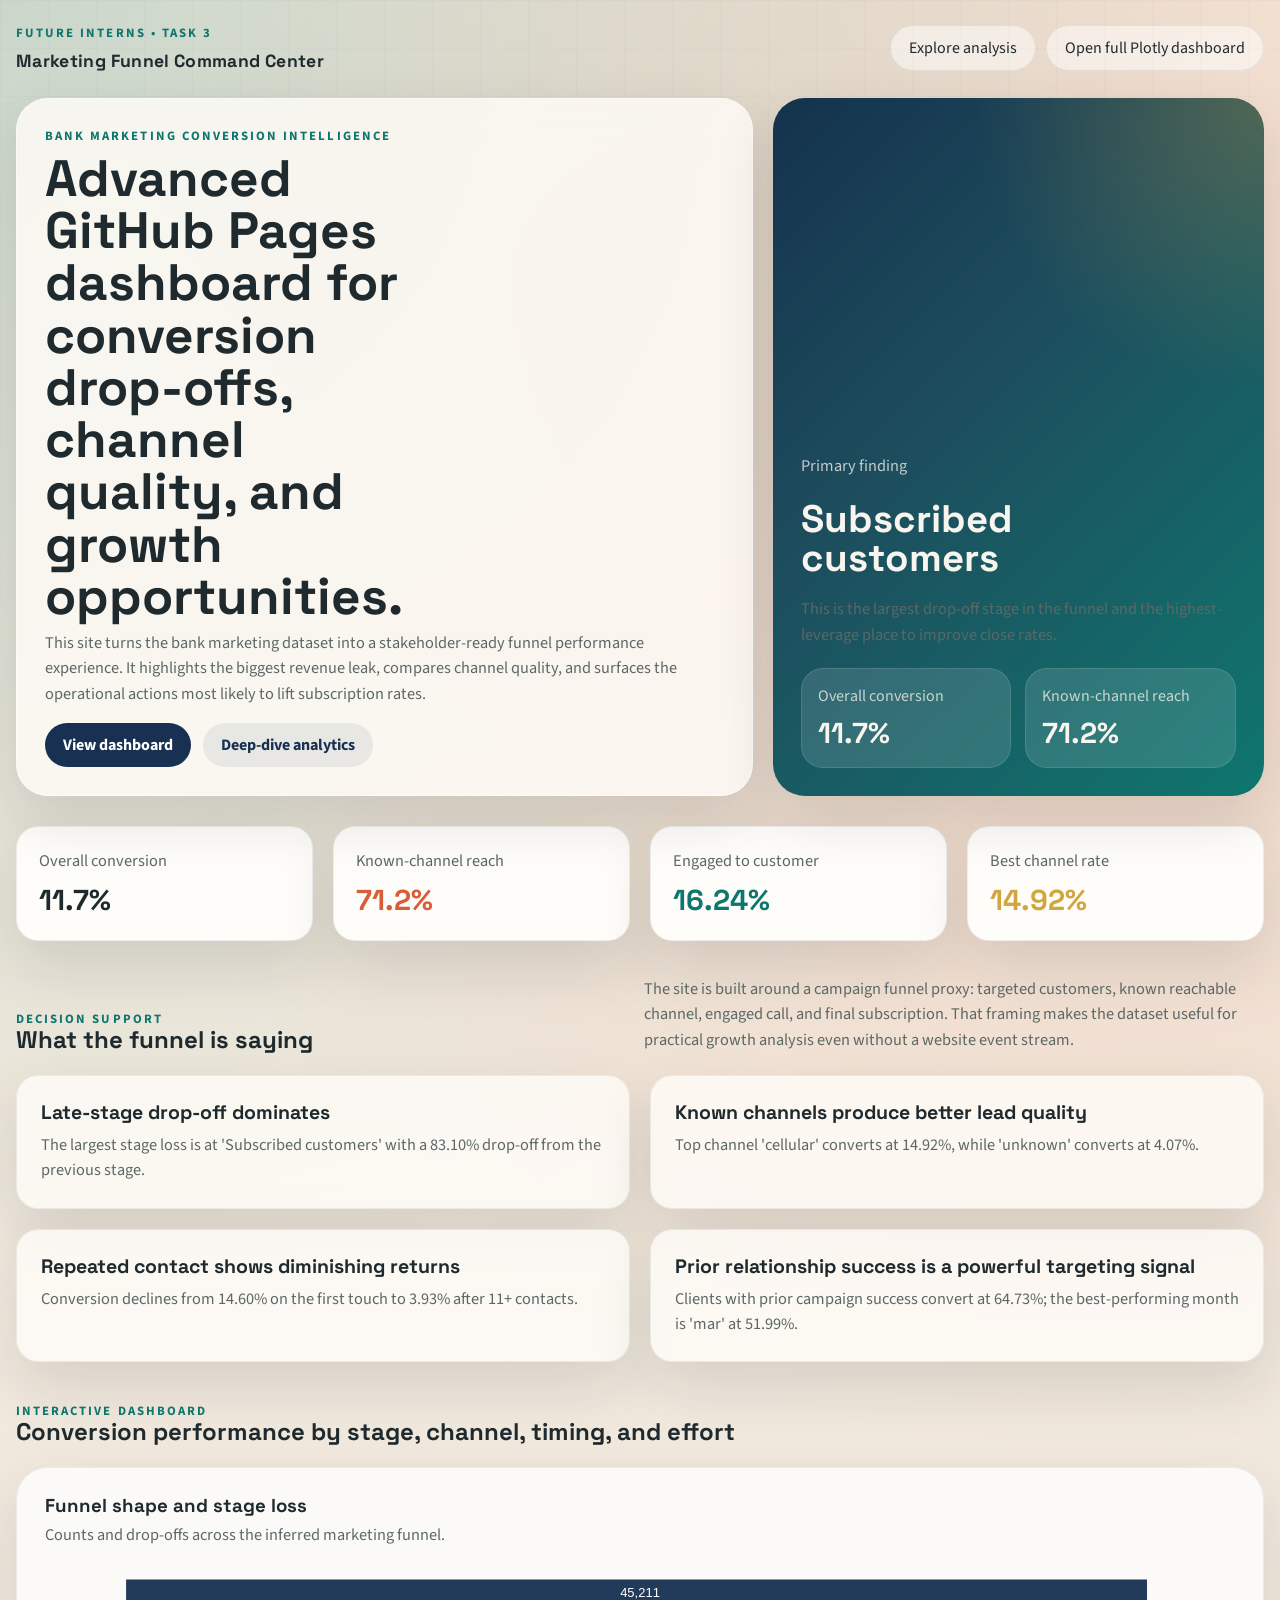
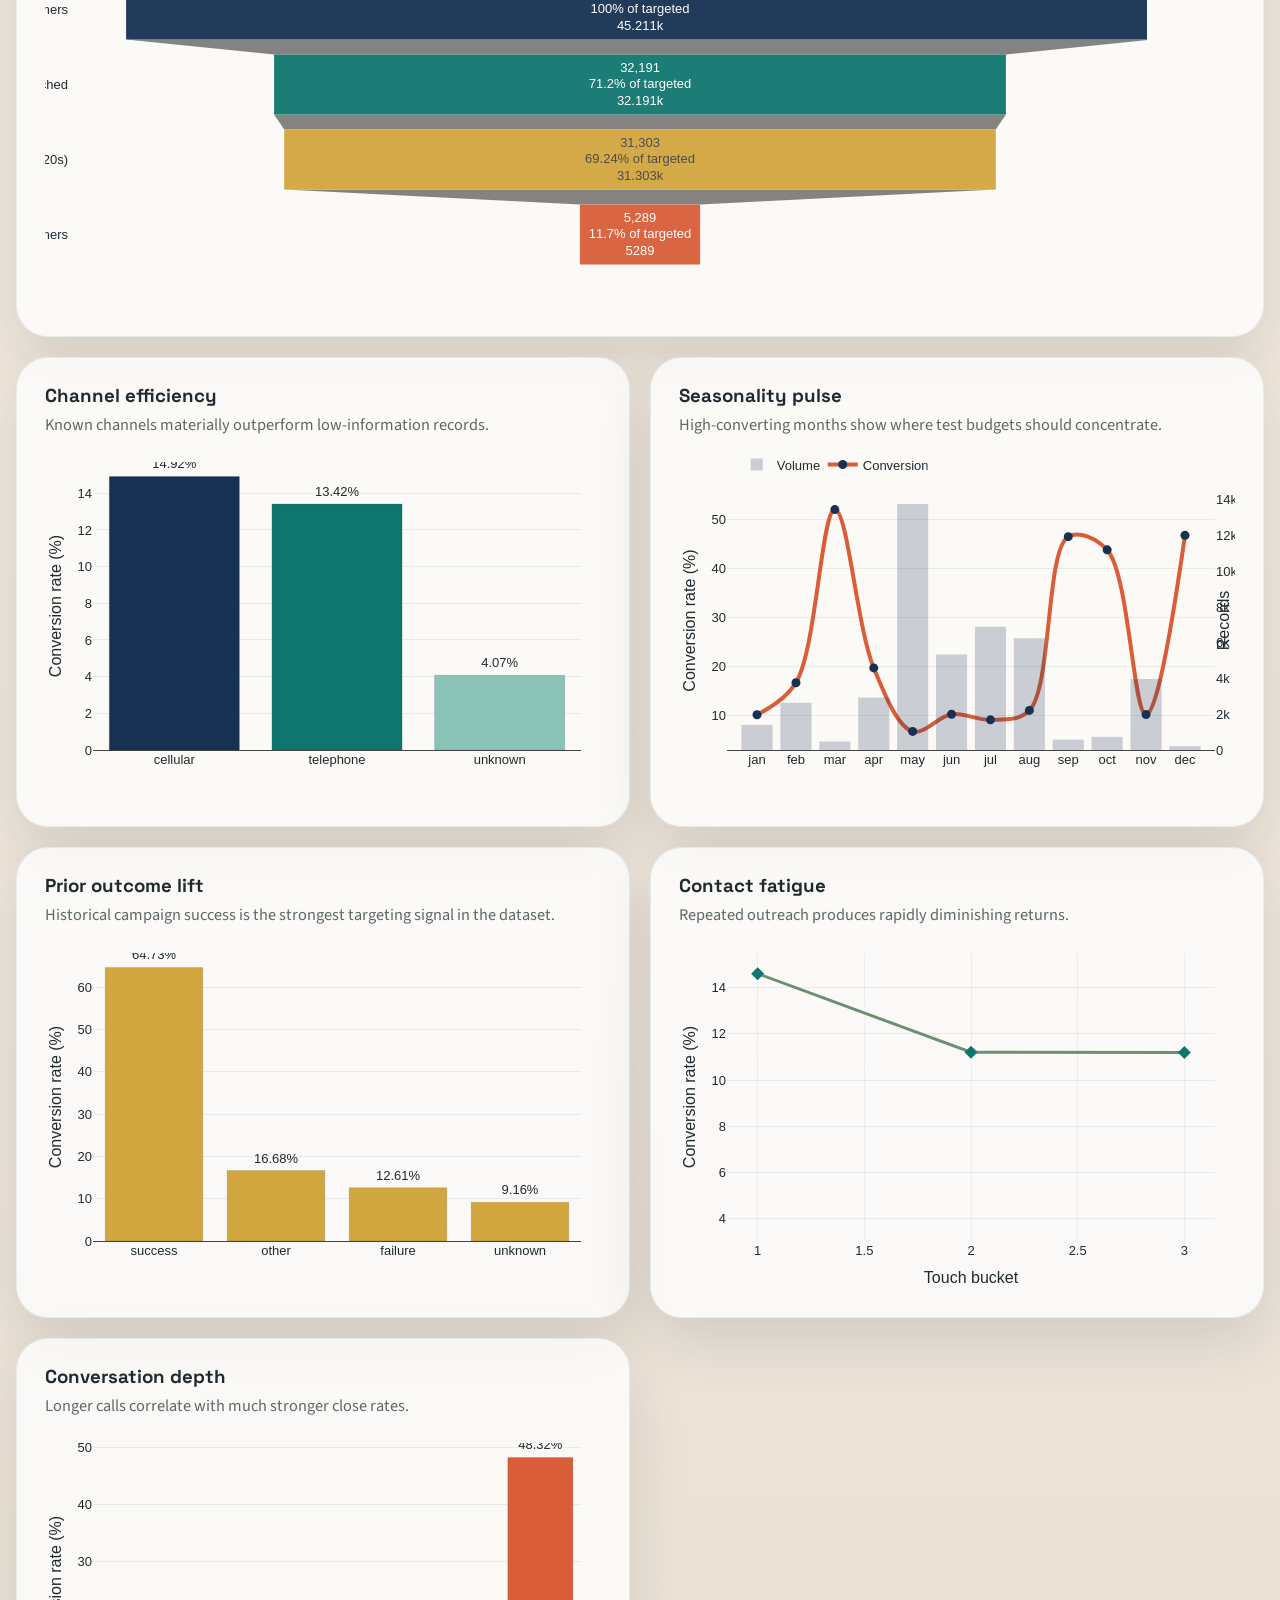
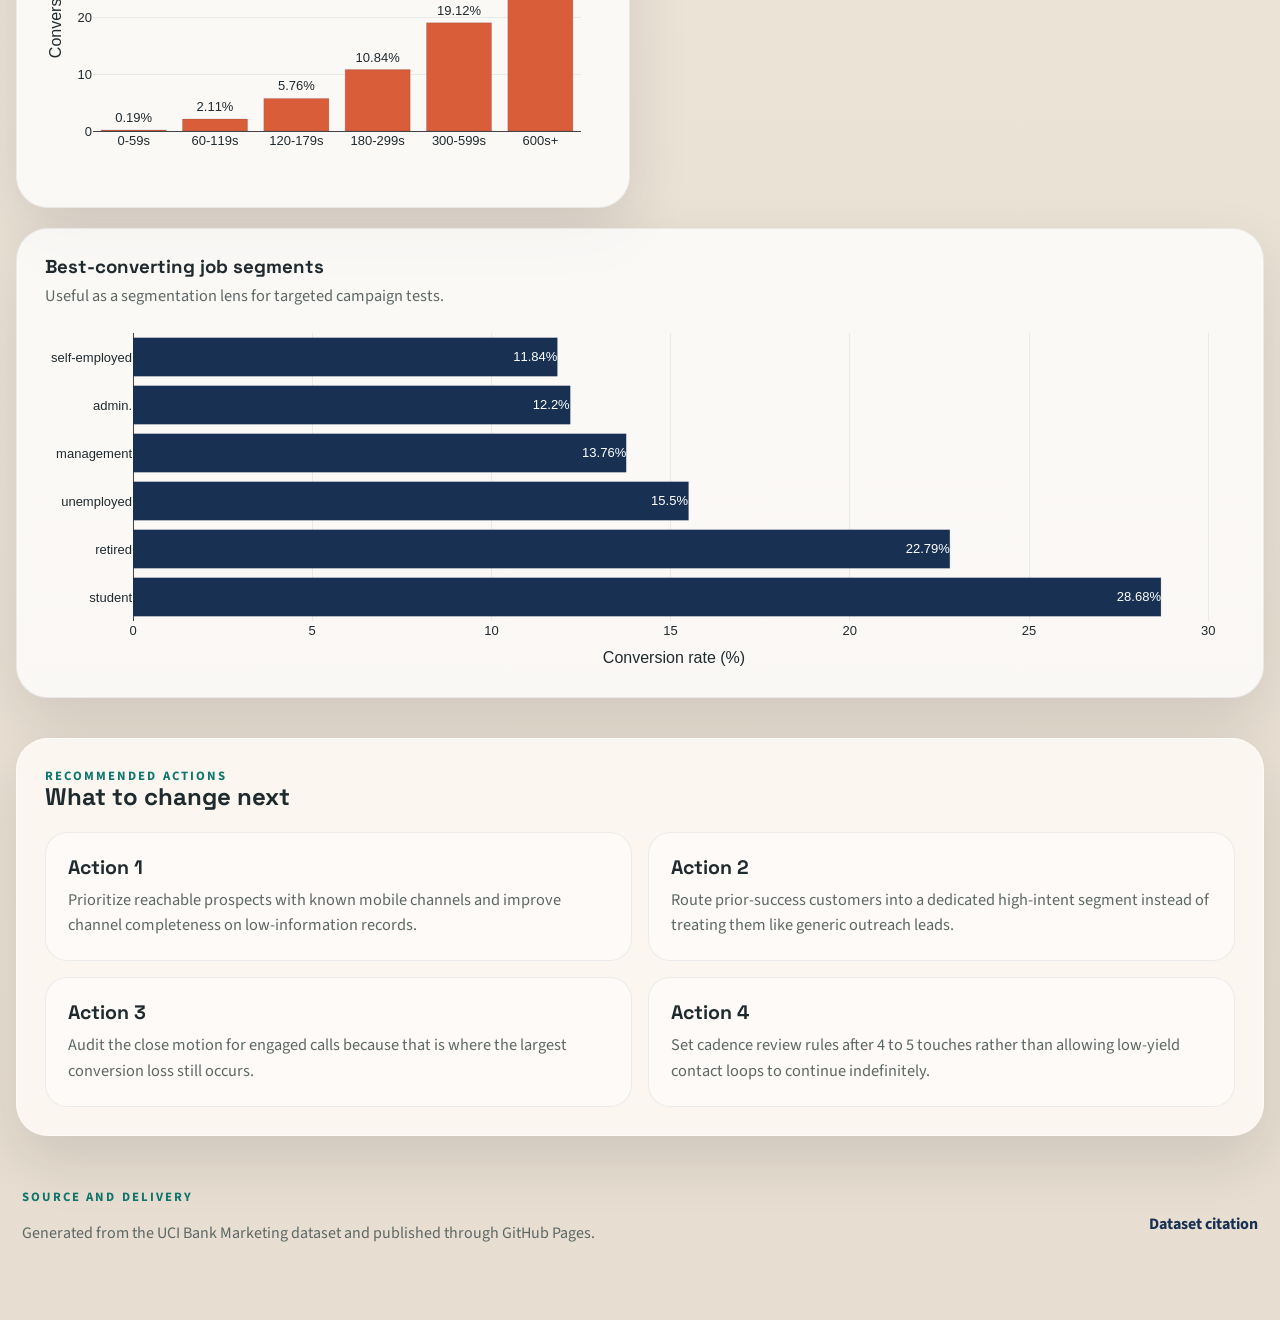
<file: index.html>
<!DOCTYPE html>
<html lang="en">
<head>
  <meta charset="UTF-8">
  <meta http-equiv="refresh" content="0; url=./docs/index.html">
  <meta name="viewport" content="width=device-width, initial-scale=1.0">
  <title>Redirecting to Dashboard</title>
  <script>
    window.location.replace('./docs/index.html');
  </script>
</head>
<body>
  <p>Redirecting to the dashboard...</p>
  <p>If you are not redirected, <a href="./docs/index.html">open the dashboard here</a>.</p>
</body>
</html>
</file>
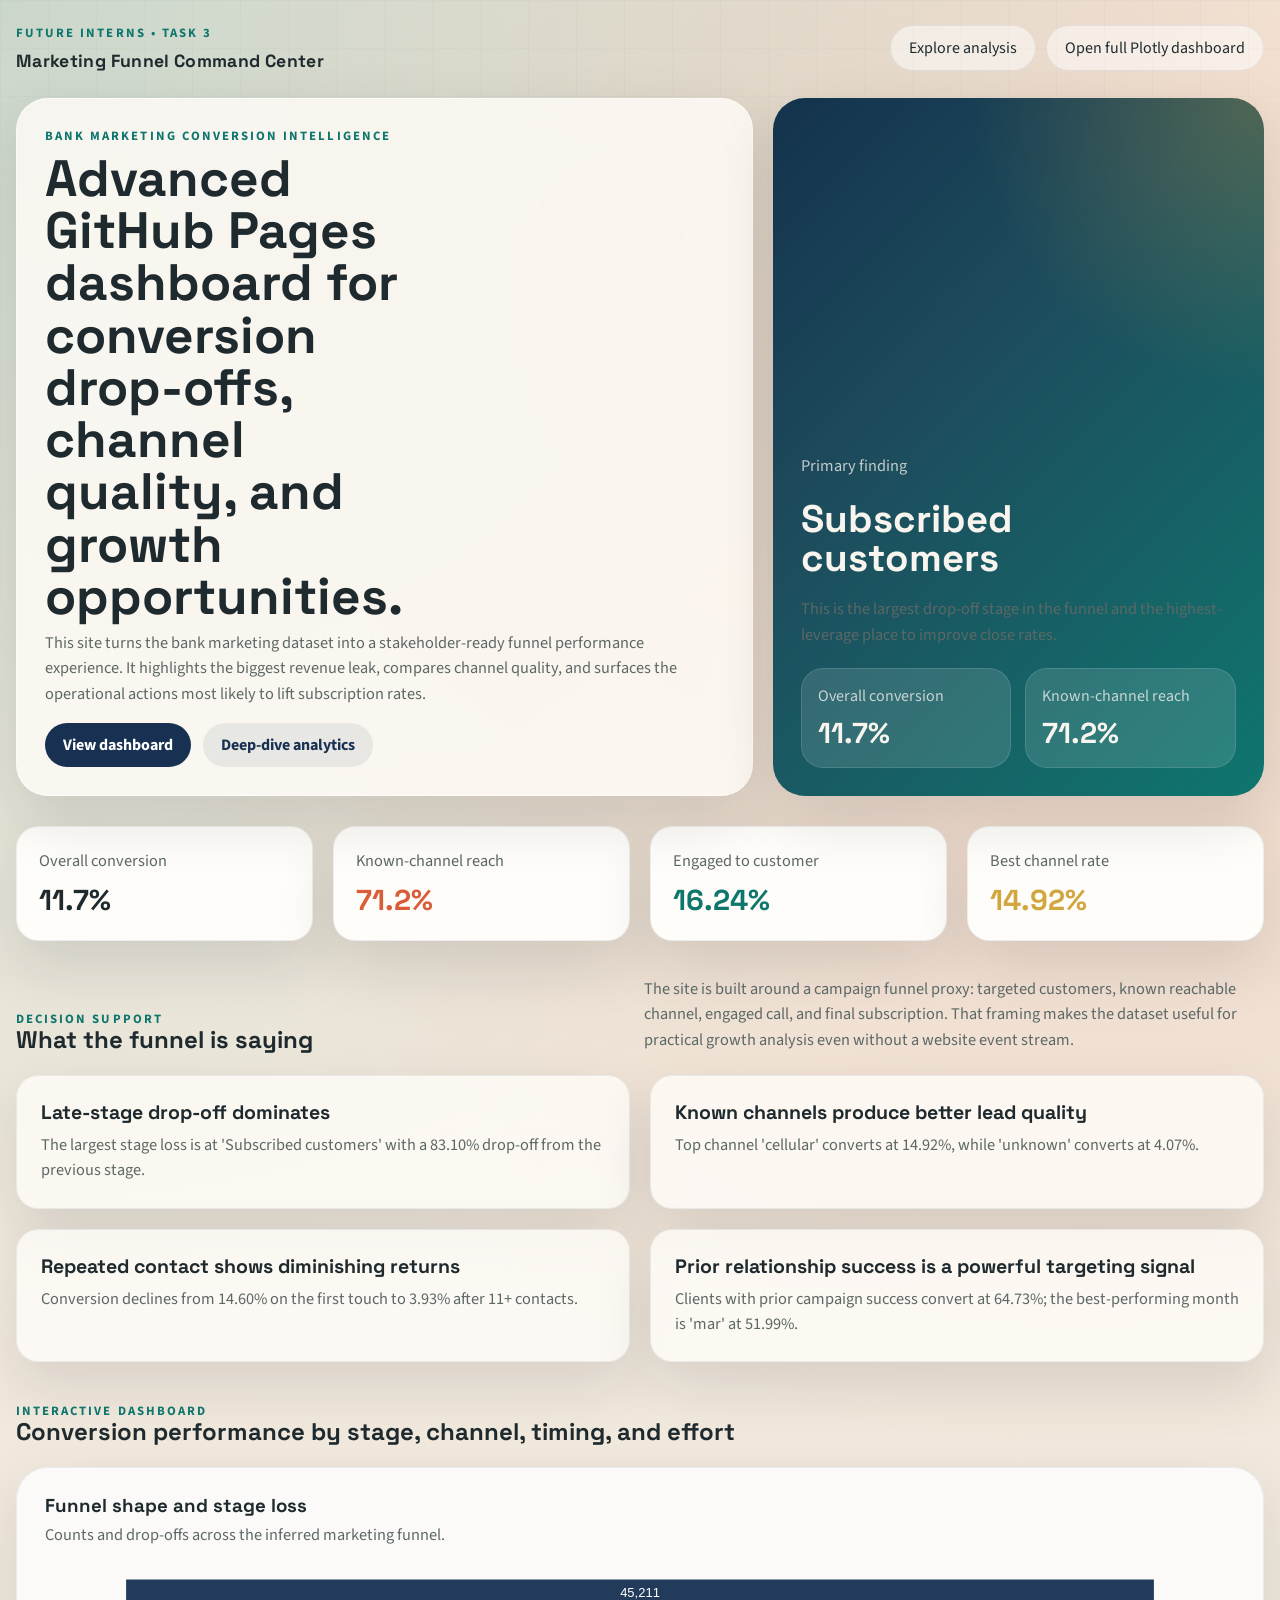
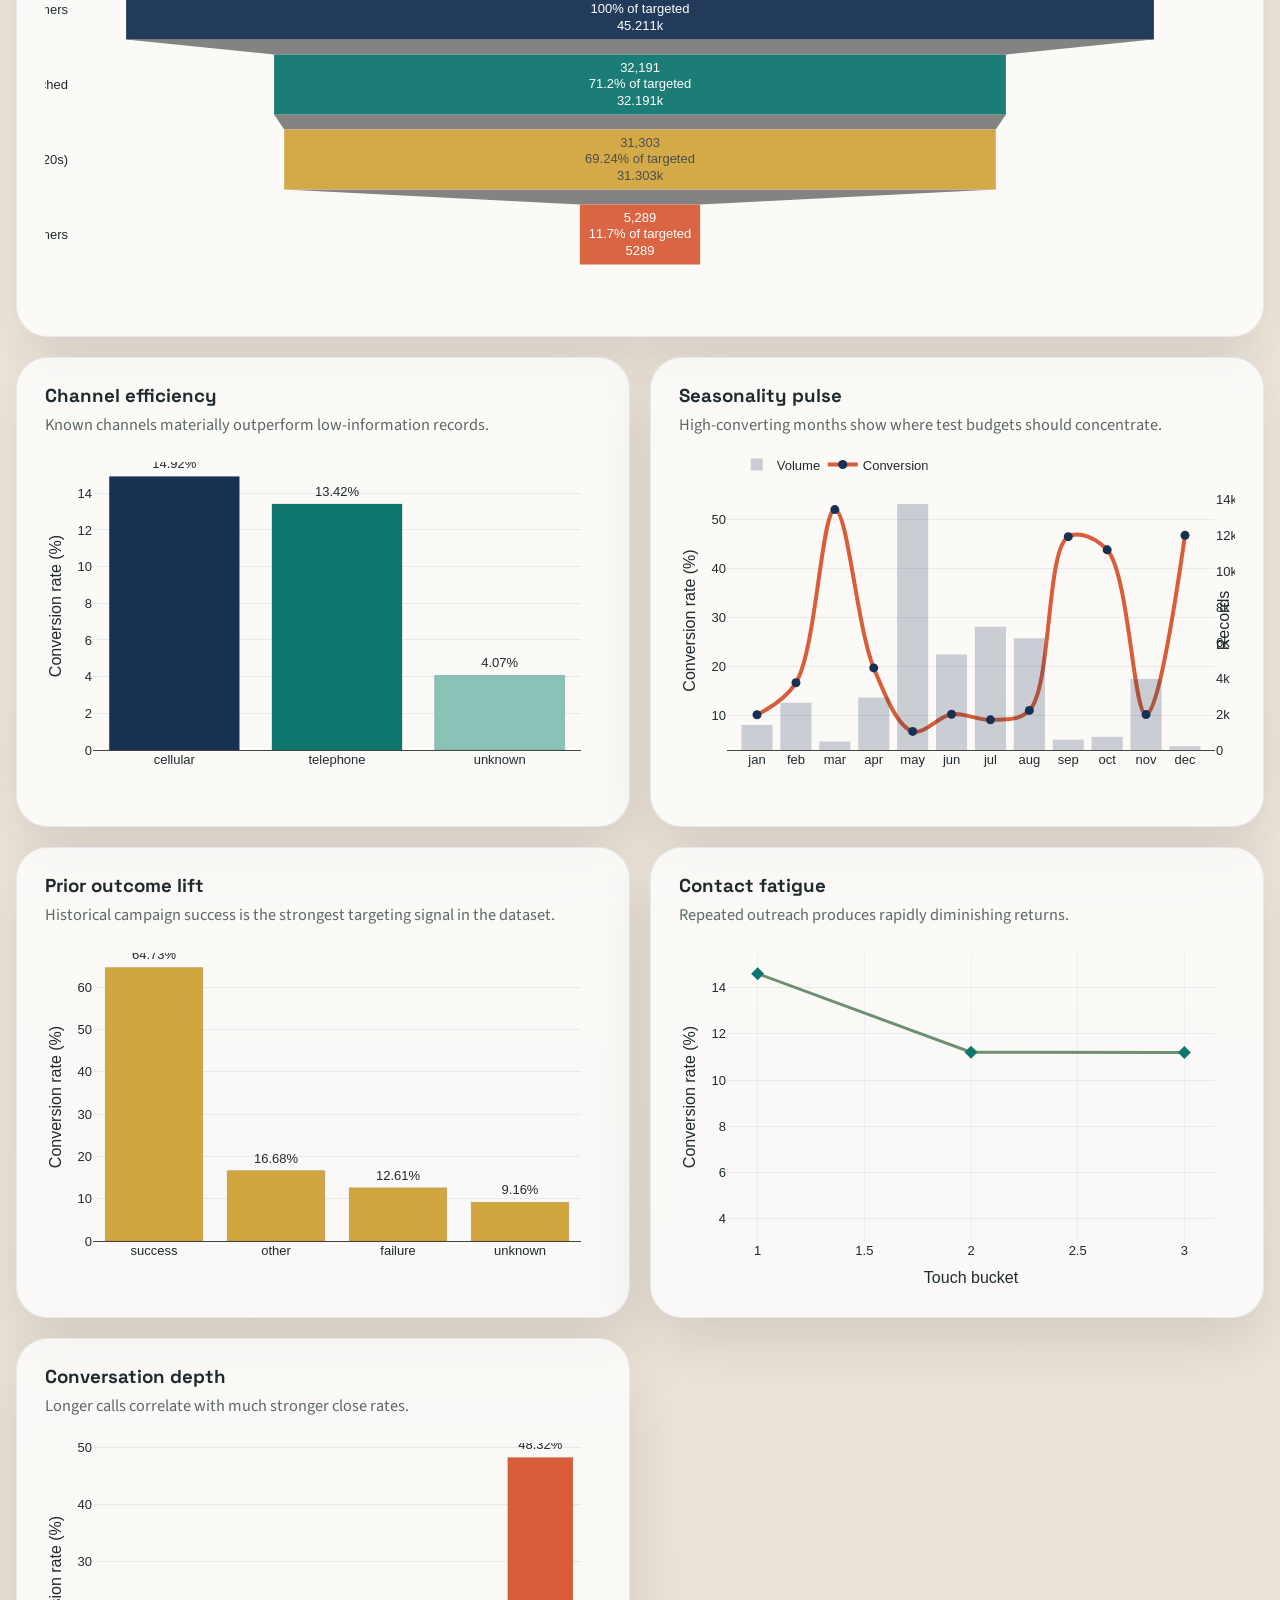
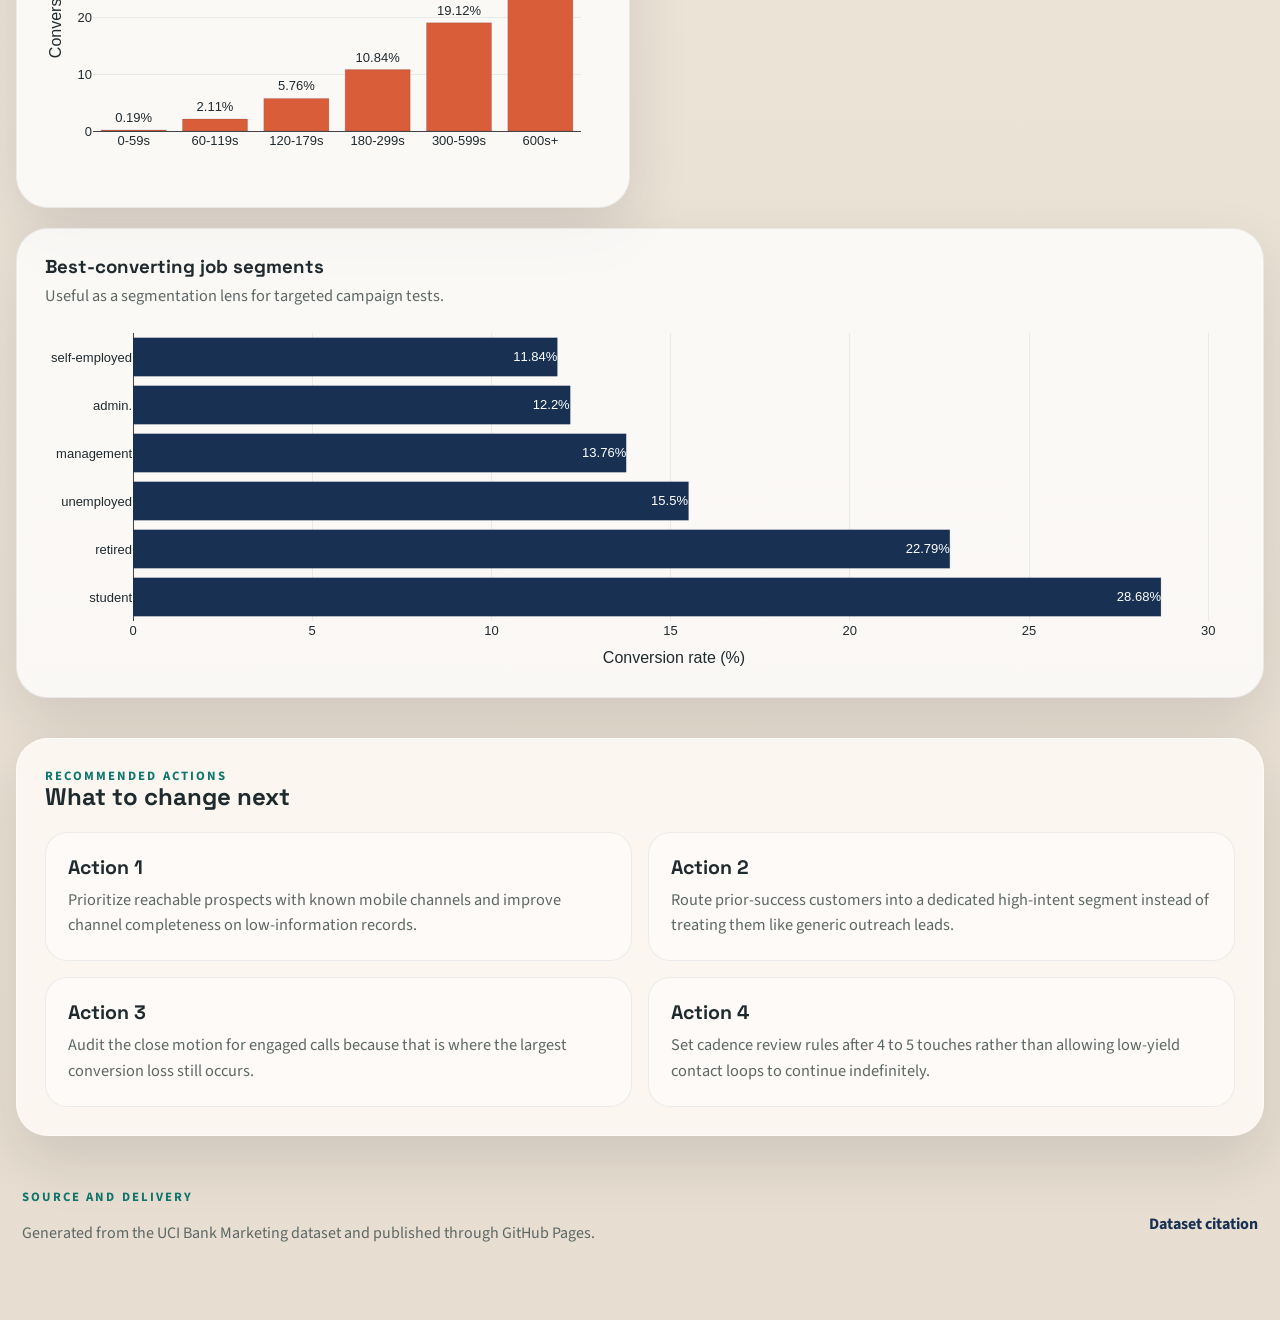
<file: docs/index.html>
<!DOCTYPE html>
<html lang="en">
<head>
  <meta charset="UTF-8">
  <meta name="viewport" content="width=device-width, initial-scale=1.0">
  <title>Marketing Funnel Command Center</title>
  <meta name="description" content="Interactive GitHub Pages dashboard for bank marketing funnel performance analysis.">
  <link rel="preconnect" href="https://fonts.googleapis.com">
  <link rel="preconnect" href="https://fonts.gstatic.com" crossorigin>
  <link href="https://fonts.googleapis.com/css2?family=Space+Grotesk:wght@400;500;700&family=Source+Sans+3:wght@400;600;700&display=swap" rel="stylesheet">
  <link rel="stylesheet" href="./styles.css">
  <script src="https://cdn.plot.ly/plotly-2.35.2.min.js" defer></script>
  <script src="./app.js" defer></script>
</head>
<body>
  <div class="page-shell">
    <header class="hero">
      <nav class="topbar">
        <div class="brand-block">
          <span class="eyebrow">Future Interns • Task 3</span>
          <span class="brand">Marketing Funnel Command Center</span>
        </div>
        <div class="topbar-links">
          <a href="#charts">Explore analysis</a>
          <a href="./plotly-dashboard.html">Open full Plotly dashboard</a>
        </div>
      </nav>

      <div class="hero-grid">
        <section class="hero-copy panel glass">
          <p class="eyebrow">Bank marketing conversion intelligence</p>
          <h1>Advanced GitHub Pages dashboard for conversion drop-offs, channel quality, and growth opportunities.</h1>
          <p class="hero-text">
            This site turns the bank marketing dataset into a stakeholder-ready funnel performance experience.
            It highlights the biggest revenue leak, compares channel quality, and surfaces the operational actions most likely to lift subscription rates.
          </p>
          <div class="hero-actions">
            <a class="button primary" href="#charts">View dashboard</a>
            <a class="button secondary" href="./plotly-dashboard.html">Deep-dive analytics</a>
          </div>
        </section>

        <section class="hero-spotlight panel accent-card">
          <p class="spotlight-label">Primary finding</p>
          <h2 id="dropoff-stage">Loading...</h2>
          <p id="dropoff-summary">Preparing stage analysis...</p>
          <div class="spotlight-metrics">
            <div>
              <span>Overall conversion</span>
              <strong id="overall-conversion">--</strong>
            </div>
            <div>
              <span>Known-channel reach</span>
              <strong id="known-reach">--</strong>
            </div>
          </div>
        </section>
      </div>
    </header>

    <main>
      <section class="metric-grid" id="metric-grid"></section>

      <section class="section-heading">
        <div>
          <p class="eyebrow">Decision support</p>
          <h2>What the funnel is saying</h2>
        </div>
        <p class="section-copy">
          The site is built around a campaign funnel proxy: targeted customers, known reachable channel, engaged call, and final subscription.
          That framing makes the dataset useful for practical growth analysis even without a website event stream.
        </p>
      </section>

      <section class="insight-grid" id="insight-grid"></section>

      <section class="charts-section" id="charts">
        <div class="section-heading compact">
          <div>
            <p class="eyebrow">Interactive dashboard</p>
            <h2>Conversion performance by stage, channel, timing, and effort</h2>
          </div>
        </div>

        <div class="chart-layout">
          <article class="panel chart-panel wide">
            <div class="panel-heading">
              <h3>Funnel shape and stage loss</h3>
              <p>Counts and drop-offs across the inferred marketing funnel.</p>
            </div>
            <div id="funnel-chart" class="chart"></div>
          </article>

          <article class="panel chart-panel">
            <div class="panel-heading">
              <h3>Channel efficiency</h3>
              <p>Known channels materially outperform low-information records.</p>
            </div>
            <div id="channel-chart" class="chart"></div>
          </article>

          <article class="panel chart-panel">
            <div class="panel-heading">
              <h3>Seasonality pulse</h3>
              <p>High-converting months show where test budgets should concentrate.</p>
            </div>
            <div id="month-chart" class="chart"></div>
          </article>

          <article class="panel chart-panel">
            <div class="panel-heading">
              <h3>Prior outcome lift</h3>
              <p>Historical campaign success is the strongest targeting signal in the dataset.</p>
            </div>
            <div id="prior-chart" class="chart"></div>
          </article>

          <article class="panel chart-panel">
            <div class="panel-heading">
              <h3>Contact fatigue</h3>
              <p>Repeated outreach produces rapidly diminishing returns.</p>
            </div>
            <div id="campaign-chart" class="chart"></div>
          </article>

          <article class="panel chart-panel">
            <div class="panel-heading">
              <h3>Conversation depth</h3>
              <p>Longer calls correlate with much stronger close rates.</p>
            </div>
            <div id="duration-chart" class="chart"></div>
          </article>

          <article class="panel chart-panel wide">
            <div class="panel-heading">
              <h3>Best-converting job segments</h3>
              <p>Useful as a segmentation lens for targeted campaign tests.</p>
            </div>
            <div id="jobs-chart" class="chart"></div>
          </article>
        </div>
      </section>

      <section class="recommendation-section panel glass">
        <div class="section-heading compact">
          <div>
            <p class="eyebrow">Recommended actions</p>
            <h2>What to change next</h2>
          </div>
        </div>
        <div class="recommendation-list" id="recommendation-list"></div>
      </section>
    </main>

    <footer class="footer">
      <div>
        <p class="eyebrow">Source and delivery</p>
        <p>Generated from the UCI Bank Marketing dataset and published through GitHub Pages.</p>
      </div>
      <a href="https://doi.org/10.24432/C5K306">Dataset citation</a>
    </footer>
  </div>
</body>
</html>
</file>
<file: docs/styles.css>
:root {
  --bg: #efe7dc;
  --bg-strong: #f7f2ea;
  --surface: rgba(255, 252, 247, 0.82);
  --surface-strong: #fffdf9;
  --ink: #1f2a2f;
  --muted: #5c6866;
  --teal: #0f766e;
  --teal-soft: #89c2b7;
  --coral: #d95d39;
  --gold: #d2a63f;
  --navy: #183153;
  --shadow: 0 24px 60px rgba(23, 28, 31, 0.12);
  --radius-xl: 32px;
  --radius-lg: 22px;
  --radius-md: 16px;
}

* {
  box-sizing: border-box;
}

html {
  scroll-behavior: smooth;
}

body {
  margin: 0;
  min-height: 100vh;
  color: var(--ink);
  font-family: "Source Sans 3", sans-serif;
  background:
    radial-gradient(circle at top left, rgba(15, 118, 110, 0.18), transparent 28%),
    radial-gradient(circle at 85% 10%, rgba(217, 93, 57, 0.16), transparent 24%),
    linear-gradient(180deg, #f5ecdf 0%, #efe7dc 50%, #e7ddd0 100%);
}

body::before {
  content: "";
  position: fixed;
  inset: 0;
  pointer-events: none;
  background-image: linear-gradient(rgba(24, 49, 83, 0.04) 1px, transparent 1px), linear-gradient(90deg, rgba(24, 49, 83, 0.04) 1px, transparent 1px);
  background-size: 48px 48px;
  mask-image: linear-gradient(180deg, rgba(0, 0, 0, 0.45), transparent 75%);
}

a {
  color: inherit;
  text-decoration: none;
}

.page-shell {
  width: min(1380px, calc(100vw - 32px));
  margin: 0 auto;
  padding: 24px 0 60px;
}

.topbar,
.hero-grid,
.metric-grid,
.insight-grid,
.chart-layout,
.footer {
  display: grid;
  gap: 20px;
}

.topbar {
  grid-template-columns: 1fr auto;
  align-items: center;
  margin-bottom: 26px;
}

.brand-block,
.hero-copy,
.panel-heading,
.section-heading,
.footer {
  display: grid;
  gap: 8px;
}

.brand {
  font-family: "Space Grotesk", sans-serif;
  font-size: 1.1rem;
  font-weight: 700;
  letter-spacing: 0.02em;
}

.eyebrow {
  margin: 0;
  color: var(--teal);
  font-size: 0.8rem;
  font-weight: 700;
  letter-spacing: 0.16em;
  text-transform: uppercase;
}

.topbar-links {
  display: flex;
  gap: 10px;
  flex-wrap: wrap;
}

.topbar-links a,
.button {
  border-radius: 999px;
  padding: 11px 18px;
  transition: transform 180ms ease, background-color 180ms ease, color 180ms ease;
}

.topbar-links a {
  background: rgba(255, 255, 255, 0.5);
  border: 1px solid rgba(24, 49, 83, 0.08);
}

.topbar-links a:hover,
.button:hover {
  transform: translateY(-2px);
}

.hero-grid {
  grid-template-columns: 1.5fr 1fr;
  align-items: stretch;
}

.panel {
  position: relative;
  overflow: hidden;
  border-radius: var(--radius-xl);
  padding: 28px;
  box-shadow: var(--shadow);
}

.glass {
  background: var(--surface);
  backdrop-filter: blur(18px);
  border: 1px solid rgba(255, 255, 255, 0.5);
}

.accent-card {
  background:
    radial-gradient(circle at top right, rgba(210, 166, 63, 0.28), transparent 34%),
    linear-gradient(135deg, #14324d 0%, #1d4d5d 40%, #0f766e 100%);
  color: #f8f4ee;
}

.accent-card .spotlight-label,
.accent-card span {
  color: rgba(248, 244, 238, 0.76);
}

.hero-copy h1,
.hero-spotlight h2,
.section-heading h2,
.panel-heading h3 {
  margin: 0;
  font-family: "Space Grotesk", sans-serif;
  line-height: 1.02;
}

.hero-copy h1 {
  font-size: clamp(2.4rem, 4vw, 4.7rem);
  max-width: 11ch;
}

.hero-text,
.section-copy,
.panel-heading p,
.spotlight-label,
#dropoff-summary,
.recommendation-item p,
.insight-card p,
.metric-card p {
  margin: 0;
  color: var(--muted);
  font-size: 1.02rem;
  line-height: 1.55;
}

.hero-actions {
  display: flex;
  gap: 12px;
  flex-wrap: wrap;
  margin-top: 8px;
}

.button {
  display: inline-flex;
  align-items: center;
  justify-content: center;
  font-weight: 700;
}

.button.primary {
  background: var(--navy);
  color: #fff;
}

.button.secondary {
  background: rgba(24, 49, 83, 0.08);
  color: var(--navy);
}

.hero-spotlight {
  display: grid;
  gap: 20px;
  align-content: end;
  min-height: 100%;
}

.hero-spotlight h2 {
  font-size: clamp(1.8rem, 3vw, 3.2rem);
  max-width: 12ch;
}

.spotlight-metrics {
  display: grid;
  grid-template-columns: repeat(2, minmax(0, 1fr));
  gap: 14px;
}

.spotlight-metrics div,
.metric-card,
.insight-card,
.recommendation-item {
  border-radius: var(--radius-lg);
}

.spotlight-metrics div {
  padding: 16px;
  background: rgba(255, 255, 255, 0.12);
  border: 1px solid rgba(255, 255, 255, 0.12);
}

.spotlight-metrics strong,
.metric-card strong {
  display: block;
  margin-top: 8px;
  font-family: "Space Grotesk", sans-serif;
  font-size: 1.8rem;
}

.metric-grid {
  grid-template-columns: repeat(4, minmax(0, 1fr));
  margin: 30px 0 36px;
}

.metric-card {
  padding: 22px;
  background: var(--surface-strong);
  border: 1px solid rgba(24, 49, 83, 0.08);
  box-shadow: var(--shadow);
}

.metric-card:nth-child(2n) strong {
  color: var(--coral);
}

.metric-card:nth-child(3n) strong {
  color: var(--teal);
}

.metric-card:nth-child(4n) strong {
  color: var(--gold);
}

.section-heading {
  grid-template-columns: 1fr 1fr;
  align-items: end;
  margin-bottom: 22px;
}

.section-heading.compact {
  grid-template-columns: 1fr;
}

.insight-grid {
  grid-template-columns: repeat(2, minmax(0, 1fr));
  margin-bottom: 40px;
}

.insight-card {
  padding: 24px;
  background: rgba(255, 253, 249, 0.78);
  border: 1px solid rgba(24, 49, 83, 0.08);
  box-shadow: var(--shadow);
}

.insight-card h3,
.recommendation-item h3 {
  margin: 0 0 8px;
  font-family: "Space Grotesk", sans-serif;
  font-size: 1.22rem;
}

.chart-layout {
  grid-template-columns: repeat(2, minmax(0, 1fr));
}

.chart-panel {
  background: rgba(255, 255, 255, 0.78);
  border: 1px solid rgba(24, 49, 83, 0.08);
}

.chart-panel.wide {
  grid-column: span 2;
}

.chart {
  min-height: 360px;
}

.recommendation-section {
  margin-top: 40px;
}

.recommendation-list {
  display: grid;
  grid-template-columns: repeat(2, minmax(0, 1fr));
  gap: 16px;
}

.recommendation-item {
  padding: 22px;
  background: rgba(255, 255, 255, 0.46);
  border: 1px solid rgba(24, 49, 83, 0.08);
}

.footer {
  grid-template-columns: 1fr auto;
  align-items: center;
  margin-top: 30px;
  padding: 22px 6px 0;
  color: var(--muted);
}

.footer a {
  color: var(--navy);
  font-weight: 700;
}

@media (max-width: 1080px) {
  .hero-grid,
  .section-heading,
  .metric-grid,
  .insight-grid,
  .chart-layout,
  .recommendation-list,
  .footer {
    grid-template-columns: 1fr;
  }

  .chart-panel.wide {
    grid-column: span 1;
  }
}

@media (max-width: 720px) {
  .page-shell {
    width: min(100vw - 18px, 1380px);
    padding-top: 16px;
  }

  .panel {
    padding: 22px;
    border-radius: 24px;
  }

  .topbar {
    grid-template-columns: 1fr;
  }

  .topbar-links,
  .hero-actions {
    display: grid;
  }

  .spotlight-metrics {
    grid-template-columns: 1fr;
  }

  .hero-copy h1 {
    max-width: 100%;
    font-size: 2.5rem;
  }

  .metric-card strong {
    font-size: 1.55rem;
  }

  .chart {
    min-height: 300px;
  }
}
</file>
